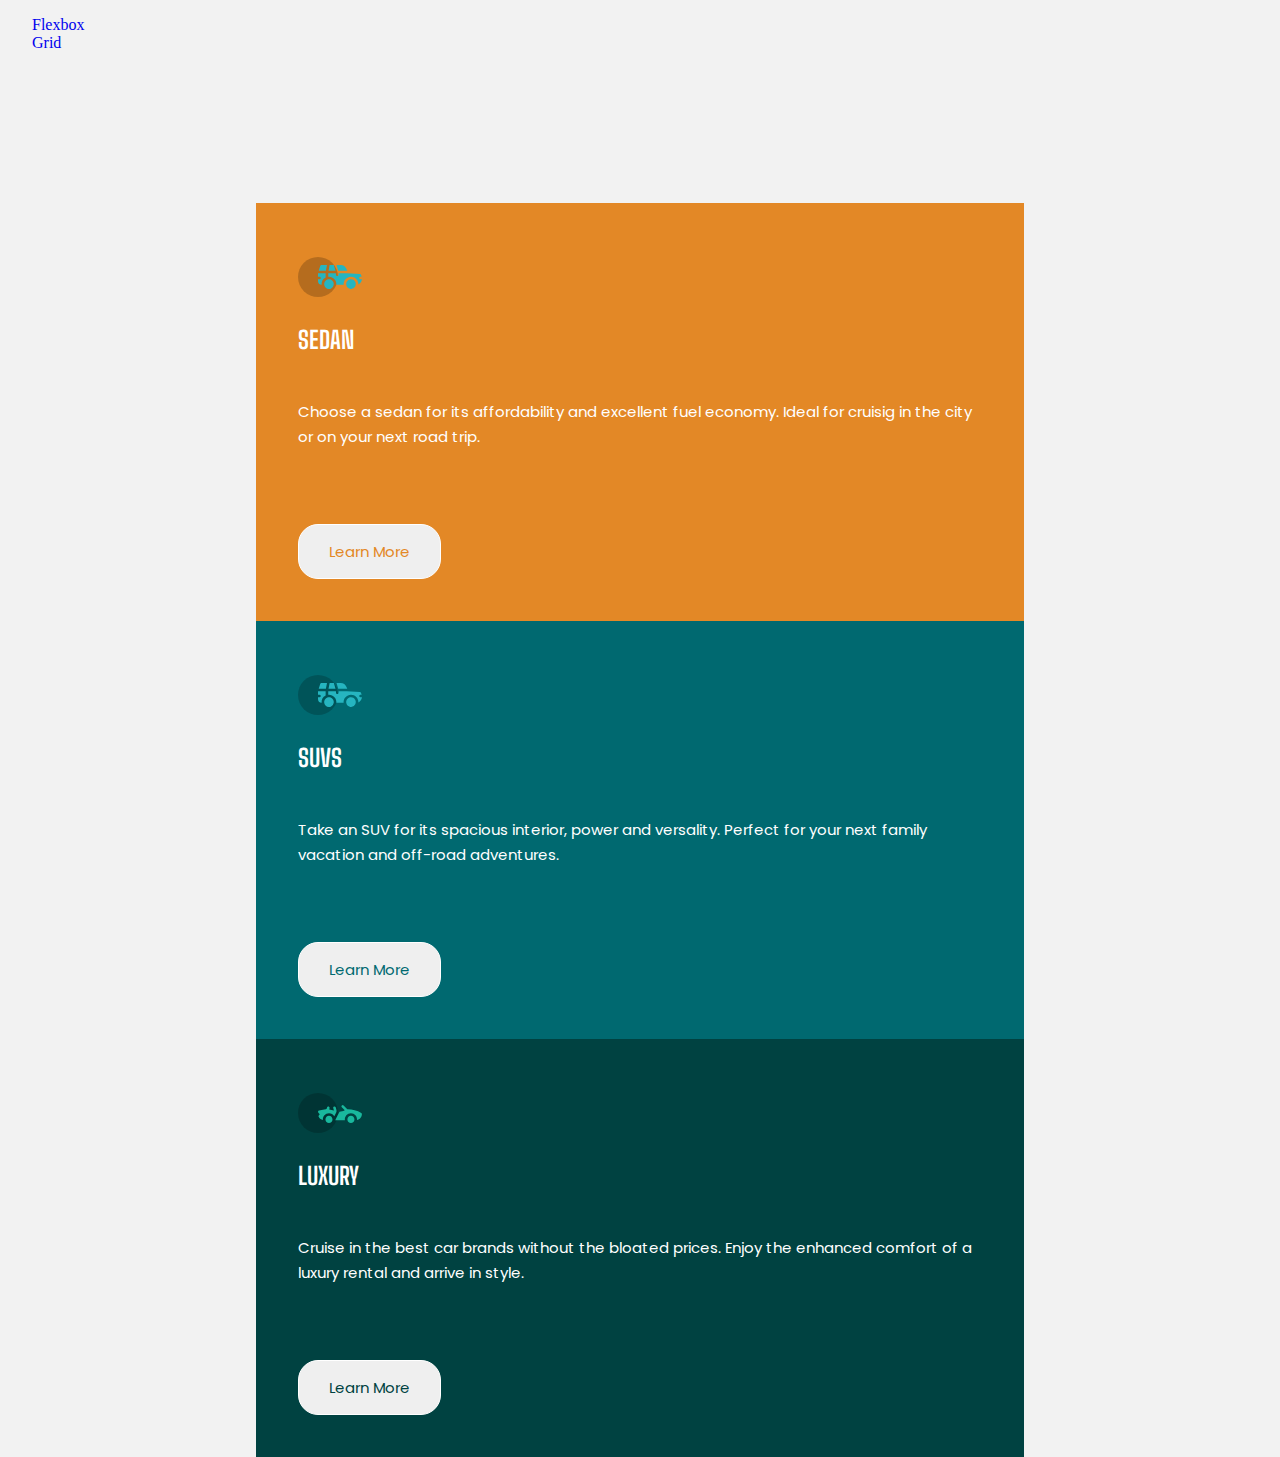
<file: index.html>
<!DOCTYPE html>
<html lang="en">

<head>
    <meta charset="UTF-8">
    <meta http-equiv="X-UA-Compatible" content="IE=edge">
    <meta name="viewport" content="width=device-width, initial-scale=1.0">
    <title>Zuri Flex</title>
    <link rel="stylesheet" href="style.css">
    <link href="https://fonts.googleapis.com/css2?family=Big+Shoulders+Text:wght@700&display=swap" rel="stylesheet">
    <link href="https://fonts.googleapis.com/css2?family=Poppins:wght@500&display=swap" rel="stylesheet">
</head>

<body>
    <nav>
        <div class="linkk">
            <ul>
                <li><a href="index.html">Flexbox</a></li>
                <li><a href="grid.html">Grid</a></li>
            </ul>
        </div>
    </nav>


    <main class="flex">
        <div class="class">
            <div class="link">
                <img src="images/icon-suvs.svg" alt="">
                <h1>SEDAN</h1>
                <p>Choose a sedan for its affordability and excellent fuel economy. Ideal for cruisig in the
                    city or on your next road trip.</p>
                <button>Learn More</button>
            </div>
            <div class="links">
                <img src="images/icon-suvs.svg" alt="">
                <h1>SUVS</h1>
                <p>Take an SUV for its spacious interior, power and versality. Perfect for your next family vacation and
                    off-road adventures.</p>
                <button>Learn More</button>
            </div>
            <div class="linkn">
                <img src="images/icon-luxury.svg" alt="">
                <h1>LUXURY</h1>
                <p>Cruise in the best car brands without the bloated prices. Enjoy the enhanced comfort of a luxury
                    rental and arrive in style.</p>
                <button>Learn More</button>
            </div>
        </div>
    </main>


</body>

</html>
</file>
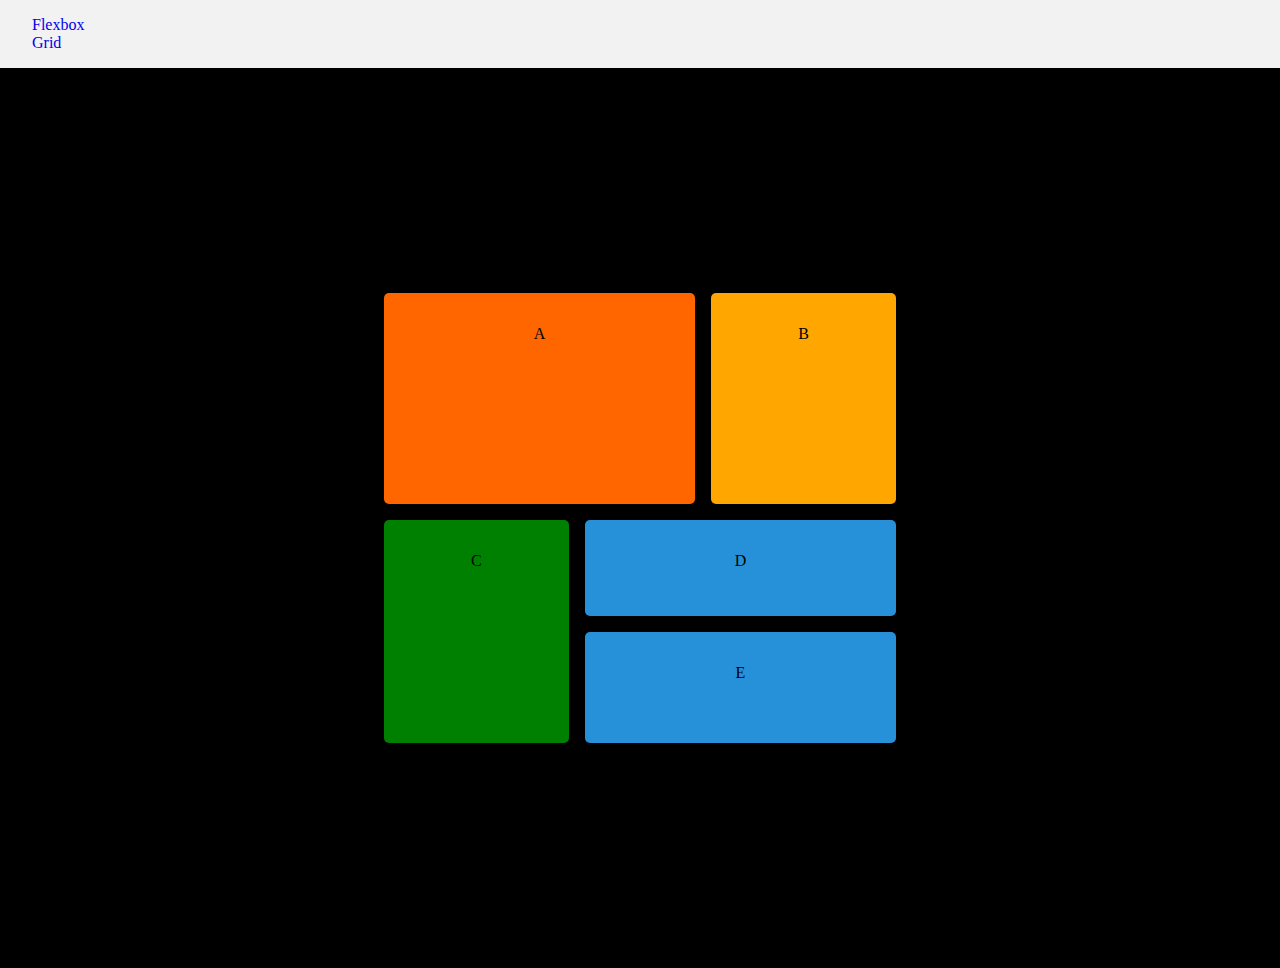
<file: grid.html>
<!DOCTYPE html>
<html lang="en">

<head>
    <meta charset="UTF-8">
    <meta http-equiv="X-UA-Compatible" content="IE=edge">
    <meta name="viewport" content="width=device-width, initial-scale=1.0">
    <title>Grid</title>
    <link rel="stylesheet" href="style.css">
</head>

<body>
    <nav>
        <div class="linkk">
            <ul>
                <li><a href="index.html">Flexbox</a></li>
                <li><a href="grid.html">Grid</a></li>
            </ul>
        </div>
    </nav>
    <section>
        <main class="grid">
            <!--Grid element-->
            <div class="item-A">A</div>
            <div class="item-B">B</div>
            <div class="item-C">C</div>
            <div class="item-D">D</div>
            <div class="item-E">E</div>
        </main>
    </section>
</body>

</html>
</file>
<file: style.css>
* {
    margin: 0;
    padding: 0;
    box-sizing: border-box;
}

body {
    background: hsl(0, 0%, 95%);
}

nav {
    display: flex;
    align-items: center;
    justify-content: space-between;
    width: 100%;
    padding: 1em 2em;
    margin: auto;
}

.linkk {
    display: flex;
}


.linkk ul {
    display: inline-block;
    list-style: none;
}

.linkk li a {
    text-decoration: none;
    display: inline-block;
}


.flex {
    width: 60%;
    margin: auto;
    display: flex;
    justify-content: center;
    align-items: center;
    height: 80vh;
}


.class {
    display: flex;
    height: 50vh;
}


.class img {
    margin-top: 1em;
}


.class h1 {
    color: #fff;
    font-family: 'Big Shoulders Text', cursive;
    margin-top: 1em;
}


.class p {
    margin-top: 3em;
    color: #fff;
    font-family: 'Poppins', sans-serif;
    font-size: 15px;
    line-height: 25px;
}


.class button {
    margin-top: 5em;
    border: 1px solid #fff;
    padding: 1em 2em;
    border-radius: 20px;
    font-family: 'Poppins', sans-serif;
    font-size: 15px;
}


button:hover {
    background: transparent;
    border: 1px solid #fff;
    cursor: pointer;
}


.link button {
    color: hsl(31, 77%, 52%);
}

.link button:hover {
    color: #fff;
}


.links button:hover {
    color: #fff;
}


.linkn button:hover {
    color: #fff;
}


.links button {
    color: hsl(184, 100%, 22%);
}


.linkn button {
    color: hsl(179, 100%, 13%);
}


.class .link {
    background-color: hsl(31, 77%, 52%);
    padding: 3.5em;
}


.class .links {
    background-color: hsl(184, 100%, 22%);
    padding: 3.5em;
}


.class .linkn {
    background-color: hsl(179, 100%, 13%);
    padding: 3.5em;
}


@media (max-width:375px) {
    .class {
        display: flex;
        flex-direction: column;
    }
}


@media (min-width:520px) {
    .class {
        display: flex;
        flex-direction: column;
        font-size: 12px;
    }
}

@media(max-width:514px) {
    .class {
        flex-direction: column;
    }
}

@media (min-width:1440px) {
    .class {
        display: flex;
        flex-direction: row;
        font-size: 15px;
    }
}


/*grid styling*/
section {
    background-color: aliceblue;
    display: flex;
    place-items: center;
    min-height: 100vh;
    background-color: #000;
}

.grid {
    display: grid;
    grid-template-areas:
        'A A B'
        'A A B'
        'A A B'
        'C D D'
        'C E E'
        'C E E'
    ;
    grid-template-columns: (3, 1fr);
    grid-template-rows: 150px;
    gap: 1em;
    margin: auto;
    width: 40%;
    height: 50vh;

}

.grid div {
    padding: 2em;
    text-align: center;
    border-radius: 5px;
}

.item-A {
    background-color: rgb(255, 102, 0);
    grid-area: A;
}

.item-B {
    background-color: rgb(255, 166, 0);
    grid-area: B;
}

.item-C {
    background-color: green;
    grid-area: C;
}

.item-D {
    background-color: #2691d9;
    grid-area: D;
}

.item-E {
    background-color: #2691d9;
    grid-area: E;
}
</file>
